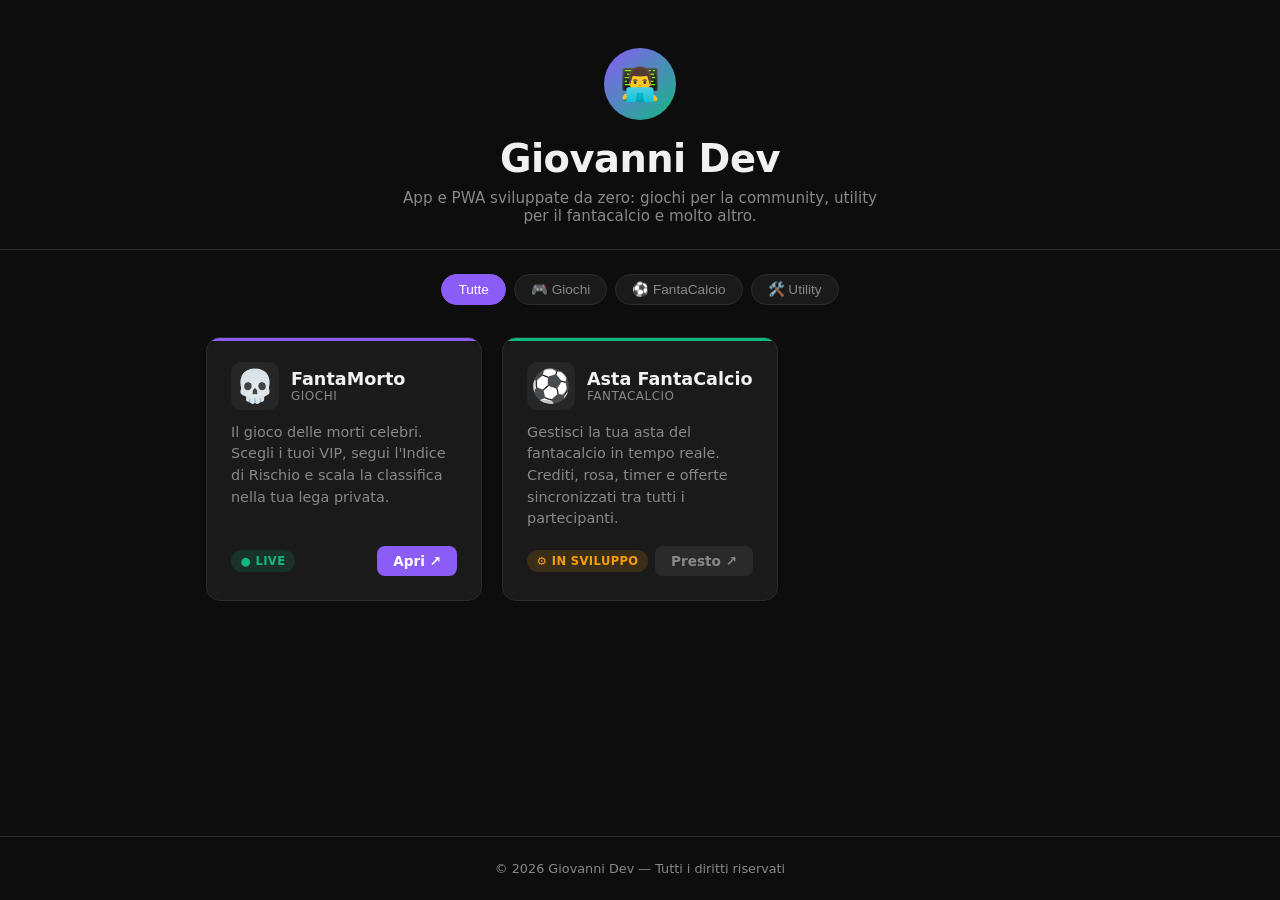
<file: portale-vetrina/index.html>
<!DOCTYPE html>
<html lang="it">
<head>
  <meta charset="UTF-8" />
  <meta name="viewport" content="width=device-width, initial-scale=1.0" />

  <!-- ===== SEO META TAG ===== -->
  <title>Giovanni Dev — Le mie App</title>
  <meta name="description" content="Portale delle app e PWA sviluppate da Giovanni: giochi, utility e strumenti per la community." />
  <meta name="theme-color" content="#0d0d0d" />

  <!-- Open Graph (condivisione social) -->
  <meta property="og:title" content="Giovanni Dev — Le mie App" />
  <meta property="og:description" content="Scopri le PWA sviluppate da Giovanni: FantaMorto, Asta FantaCalcio e molto altro." />
  <meta property="og:type" content="website" />

  <!-- PWA manifest -->
  <link rel="manifest" href="manifest.json" />
  <link rel="apple-touch-icon" href="icons/icon-192.png" />

  <style>
    /* ===== RESET & VARIABILI ===== */
    *, *::before, *::after { box-sizing: border-box; margin: 0; padding: 0; }

    :root {
      --bg-primary:    #0d0d0d;
      --bg-card:       #1a1a1a;
      --bg-card-hover: #222222;
      --accent-1:      #8b5cf6; /* viola – FantaMorto */
      --accent-2:      #10b981; /* verde – FantaCalcio */
      --accent-wip:    #f59e0b; /* ambra – "in sviluppo" */
      --text-primary:  #f1f1f1;
      --text-muted:    #888888;
      --border:        #2a2a2a;
      --radius:        14px;
    }

    /* ===== BODY ===== */
    body {
      background: var(--bg-primary);
      color: var(--text-primary);
      font-family: 'Segoe UI', system-ui, -apple-system, sans-serif;
      min-height: 100dvh;
      display: flex;
      flex-direction: column;
    }

    /* ===== HEADER ===== */
    header {
      text-align: center;
      padding: 3rem 1.5rem 1.5rem;
      border-bottom: 1px solid var(--border);
    }

    header .avatar {
      width: 72px;
      height: 72px;
      border-radius: 50%;
      background: linear-gradient(135deg, var(--accent-1), var(--accent-2));
      display: flex;
      align-items: center;
      justify-content: center;
      font-size: 2rem;
      margin: 0 auto 1rem;
    }

    header h1 {
      font-size: clamp(1.6rem, 5vw, 2.4rem);
      font-weight: 700;
      letter-spacing: -0.5px;
    }

    header p {
      color: var(--text-muted);
      margin-top: 0.5rem;
      font-size: 0.95rem;
      max-width: 480px;
      margin-inline: auto;
    }

    /* ===== FILTRI CATEGORIA ===== */
    .filtri {
      display: flex;
      gap: 0.5rem;
      justify-content: center;
      flex-wrap: wrap;
      padding: 1.5rem 1rem 0.5rem;
    }

    .filtro-btn {
      background: var(--bg-card);
      border: 1px solid var(--border);
      color: var(--text-muted);
      border-radius: 999px;
      padding: 0.4rem 1rem;
      font-size: 0.85rem;
      cursor: pointer;
      transition: all 0.2s;
    }

    .filtro-btn:hover,
    .filtro-btn.attivo {
      background: var(--accent-1);
      border-color: var(--accent-1);
      color: #fff;
    }

    /* ===== GRIGLIA APP ===== */
    main {
      flex: 1;
      padding: 1.5rem 1rem 3rem;
      max-width: 900px;
      margin-inline: auto;
      width: 100%;
    }

    .griglia {
      display: grid;
      grid-template-columns: repeat(auto-fill, minmax(270px, 1fr));
      gap: 1.25rem;
    }

    /* ===== CARD ===== */
    .card {
      background: var(--bg-card);
      border: 1px solid var(--border);
      border-radius: var(--radius);
      padding: 1.5rem;
      display: flex;
      flex-direction: column;
      gap: 0.75rem;
      transition: transform 0.2s, border-color 0.2s, background 0.2s;
      position: relative;
      overflow: hidden;
    }

    .card::before {
      /* Linea colorata in cima alla card */
      content: '';
      position: absolute;
      top: 0; left: 0; right: 0;
      height: 3px;
      background: var(--card-accent, var(--accent-1));
    }

    .card:hover {
      transform: translateY(-4px);
      border-color: var(--card-accent, var(--accent-1));
      background: var(--bg-card-hover);
    }

    .card-header {
      display: flex;
      align-items: center;
      gap: 0.75rem;
    }

    .card-icona {
      font-size: 2rem;
      width: 48px;
      height: 48px;
      display: flex;
      align-items: center;
      justify-content: center;
      background: rgba(255,255,255,0.05);
      border-radius: 10px;
      flex-shrink: 0;
    }

    .card-titolo {
      font-size: 1.1rem;
      font-weight: 600;
    }

    .card-categoria {
      font-size: 0.75rem;
      color: var(--text-muted);
      text-transform: uppercase;
      letter-spacing: 0.5px;
    }

    .card-desc {
      font-size: 0.9rem;
      color: var(--text-muted);
      line-height: 1.5;
      flex: 1;
    }

    .card-footer {
      display: flex;
      align-items: center;
      justify-content: space-between;
      margin-top: 0.25rem;
    }

    /* Badge stato */
    .badge {
      font-size: 0.72rem;
      font-weight: 600;
      padding: 0.25rem 0.6rem;
      border-radius: 999px;
      text-transform: uppercase;
      letter-spacing: 0.4px;
    }

    .badge-live    { background: rgba(16,185,129,0.15); color: #10b981; }
    .badge-wip     { background: rgba(245,158,11,0.15);  color: #f59e0b; }

    /* Bottone apri */
    .btn-apri {
      display: inline-flex;
      align-items: center;
      gap: 0.4rem;
      background: var(--card-accent, var(--accent-1));
      color: #fff;
      text-decoration: none;
      font-size: 0.85rem;
      font-weight: 600;
      padding: 0.45rem 1rem;
      border-radius: 8px;
      transition: opacity 0.2s;
    }

    .btn-apri:hover { opacity: 0.85; }

    .btn-apri.disabilitato {
      background: var(--border);
      color: var(--text-muted);
      pointer-events: none;
    }

    /* ===== FOOTER ===== */
    footer {
      text-align: center;
      padding: 1.5rem;
      color: var(--text-muted);
      font-size: 0.8rem;
      border-top: 1px solid var(--border);
    }

    /* ===== ANIMAZIONE ENTRATA ===== */
    @keyframes fadeUp {
      from { opacity: 0; transform: translateY(16px); }
      to   { opacity: 1; transform: translateY(0); }
    }

    .card { animation: fadeUp 0.4s ease both; }
    .card:nth-child(1) { animation-delay: 0.05s; }
    .card:nth-child(2) { animation-delay: 0.15s; }
    .card:nth-child(3) { animation-delay: 0.25s; }
    .card:nth-child(4) { animation-delay: 0.35s; }

    /* ===== RESPONSIVE ===== */
    @media (max-width: 480px) {
      .griglia { grid-template-columns: 1fr; }
    }
  </style>
</head>
<body>

  <!-- ===== HEADER ===== -->
  <header>
    <div class="avatar">👨‍💻</div>
    <h1>Giovanni Dev</h1>
    <p>App e PWA sviluppate da zero: giochi per la community, utility per il fantacalcio e molto altro.</p>
  </header>

  <!-- ===== FILTRI ===== -->
  <div class="filtri">
    <button class="filtro-btn attivo" data-filtro="tutti">Tutte</button>
    <button class="filtro-btn" data-filtro="giochi">🎮 Giochi</button>
    <button class="filtro-btn" data-filtro="fantacalcio">⚽ FantaCalcio</button>
    <button class="filtro-btn" data-filtro="utility">🛠️ Utility</button>
  </div>

  <!-- ===== GRIGLIA APP ===== -->
  <main>
    <div class="griglia" id="griglia">

      <!-- CARD 1 — FantaMorto -->
      <article class="card" style="--card-accent: #8b5cf6;" data-categoria="giochi">
        <div class="card-header">
          <div class="card-icona">💀</div>
          <div>
            <div class="card-titolo">FantaMorto</div>
            <div class="card-categoria">Giochi</div>
          </div>
        </div>
        <p class="card-desc">
          Il gioco delle morti celebri. Scegli i tuoi VIP, segui l'Indice di Rischio e scala la classifica nella tua lega privata.
        </p>
        <div class="card-footer">
          <span class="badge badge-live">● Live</span>
          <!-- Sostituisci # con l'URL reale di FantaMorto -->
          <a href="#" class="btn-apri" target="_blank" rel="noopener">
            Apri ↗
          </a>
        </div>
      </article>

      <!-- CARD 2 — Asta FantaCalcio -->
      <article class="card" style="--card-accent: #10b981;" data-categoria="fantacalcio">
        <div class="card-header">
          <div class="card-icona">⚽</div>
          <div>
            <div class="card-titolo">Asta FantaCalcio</div>
            <div class="card-categoria">FantaCalcio</div>
          </div>
        </div>
        <p class="card-desc">
          Gestisci la tua asta del fantacalcio in tempo reale. Crediti, rosa, timer e offerte sincronizzati tra tutti i partecipanti.
        </p>
        <div class="card-footer">
          <span class="badge badge-wip">⚙ In sviluppo</span>
          <a href="#" class="btn-apri disabilitato">
            Presto ↗
          </a>
        </div>
      </article>

    </div><!-- /griglia -->
  </main>

  <!-- ===== FOOTER ===== -->
  <footer>
    <p>© <span id="anno"></span> Giovanni Dev — Tutti i diritti riservati</p>
  </footer>

  <script>
    // ===== ANNO CORRENTE =====
    document.getElementById('anno').textContent = new Date().getFullYear();

    // ===== FILTRI CATEGORIA =====
    const btnFiltri = document.querySelectorAll('.filtro-btn');
    const cards     = document.querySelectorAll('.card[data-categoria]');

    btnFiltri.forEach(btn => {
      btn.addEventListener('click', () => {
        // Aggiorna stile bottoni
        btnFiltri.forEach(b => b.classList.remove('attivo'));
        btn.classList.add('attivo');

        const filtro = btn.dataset.filtro;

        // Mostra/nasconde le card
        cards.forEach(card => {
          const visibile = filtro === 'tutti' || card.dataset.categoria === filtro;
          card.style.display = visibile ? '' : 'none';
        });
      });
    });

    // ===== SERVICE WORKER =====
    if ('serviceWorker' in navigator) {
      window.addEventListener('load', () => {
        navigator.serviceWorker.register('sw.js')
          .then(() => console.log('[SW] Registrato'))
          .catch(err => console.warn('[SW] Errore:', err));
      });
    }
  </script>
</body>
</html>
</file>
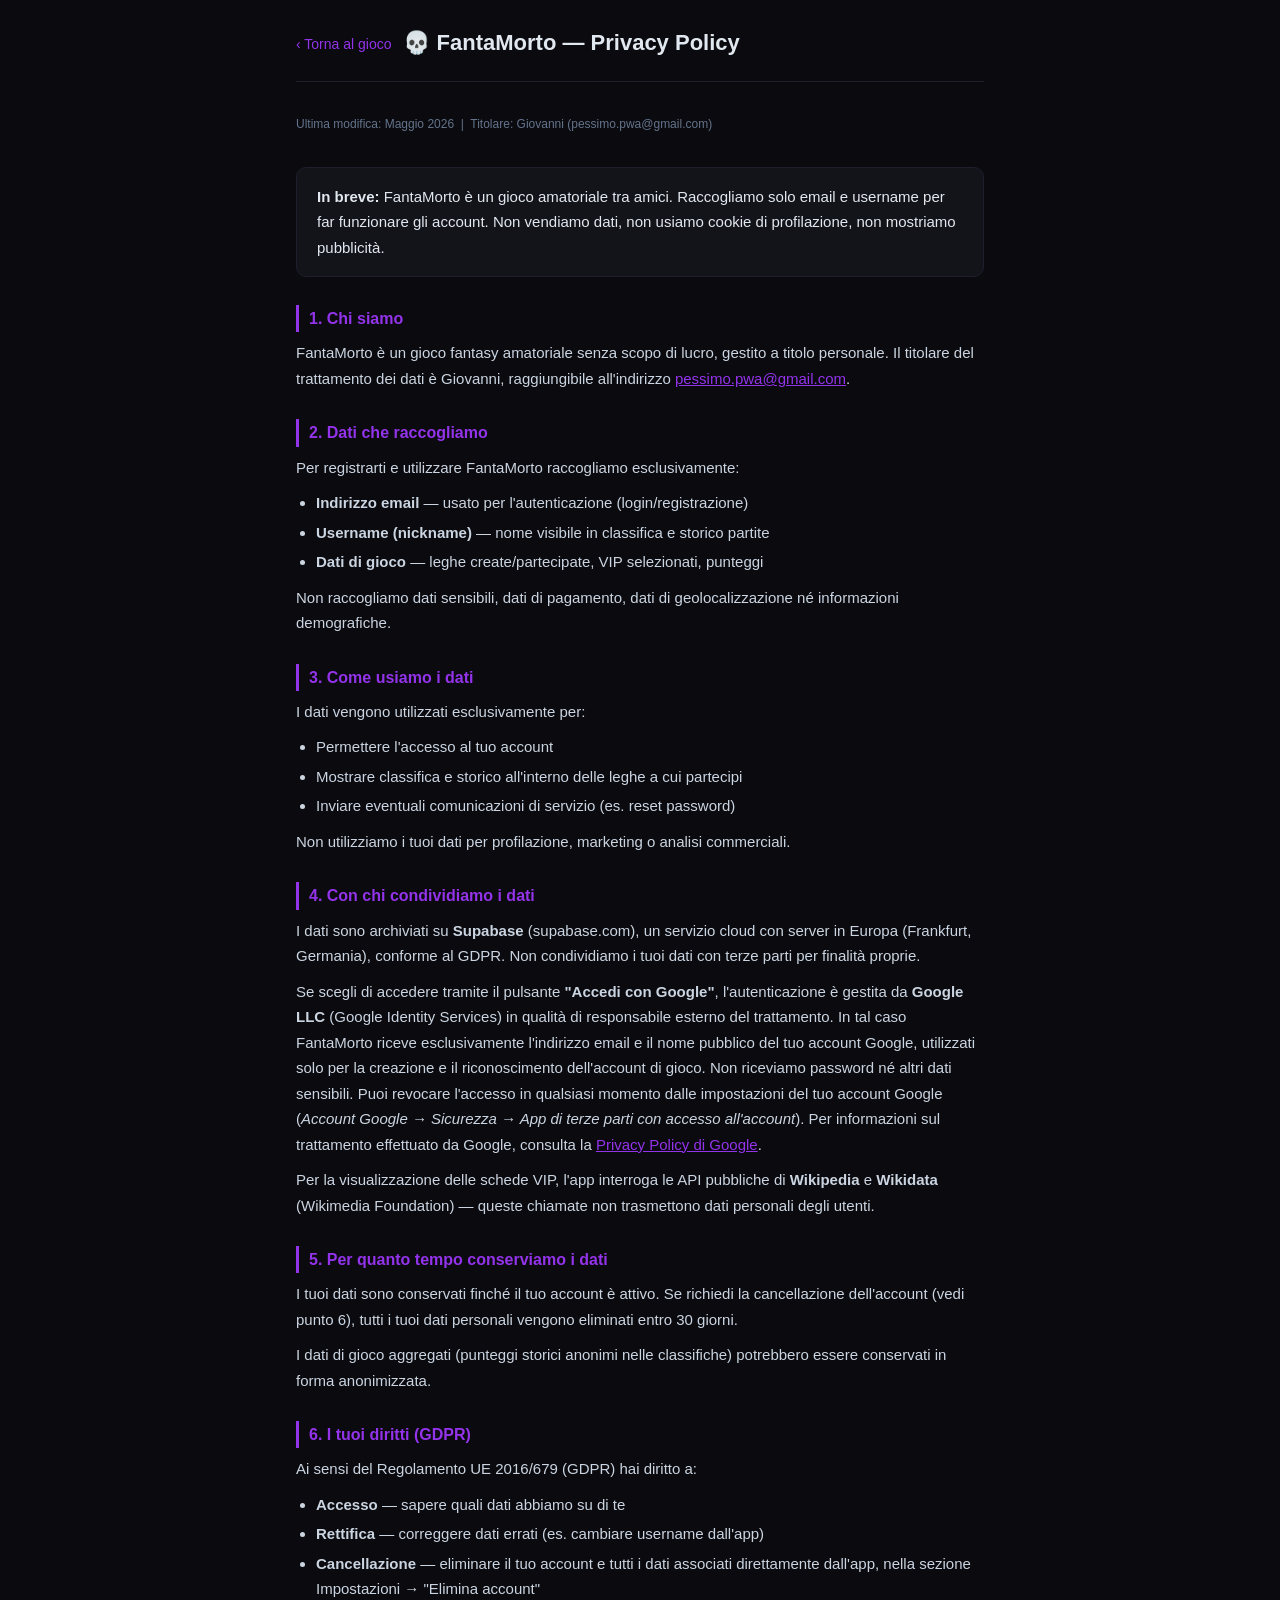
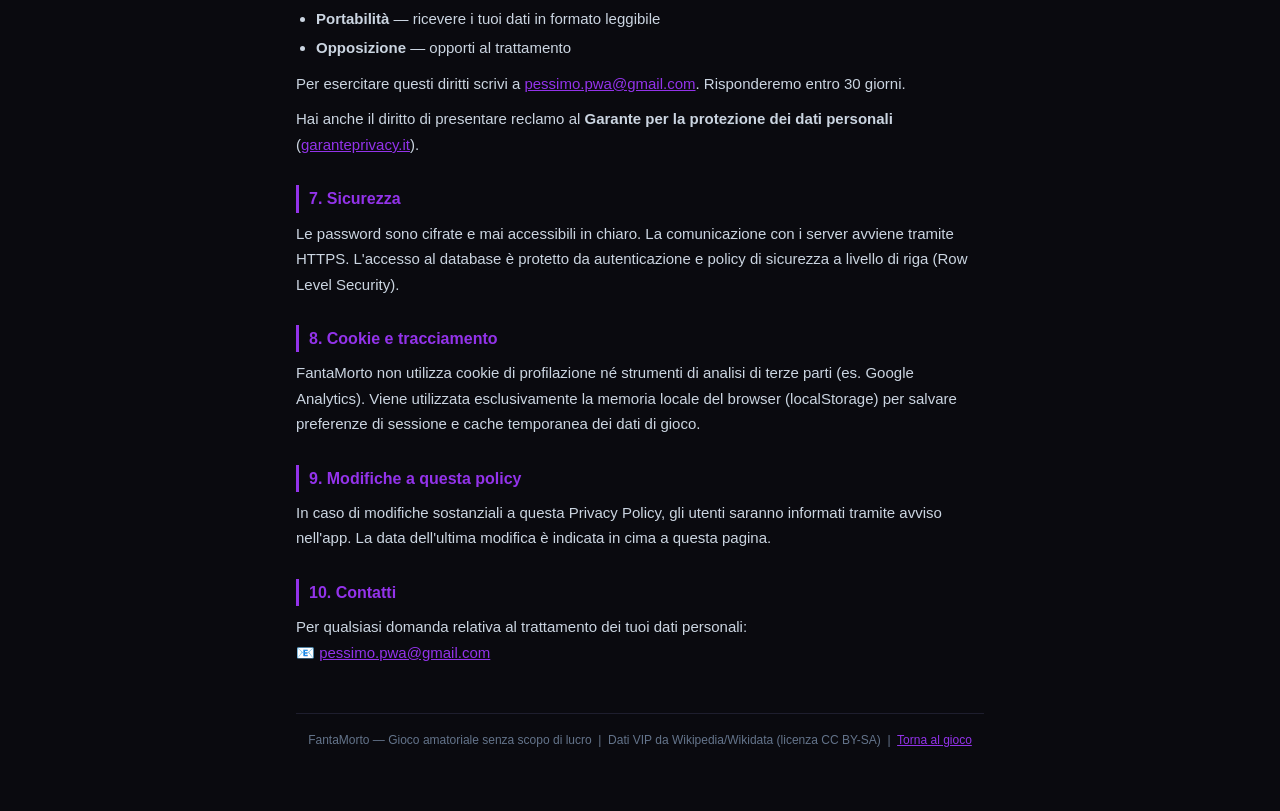
<file: privacy.html>
<!DOCTYPE html>
<html lang="it">
<head>
    <meta charset="UTF-8">
    <meta name="viewport" content="width=device-width, initial-scale=1.0">
    <title>Privacy Policy — FantaMorto</title>
    <style>
        :root {
            --bg: #0a0a0f; --surface: #13131a; --border: #1e1e2e;
            --text: #e2e8f0; --muted: #64748b; --primary: #9333ea;
        }
        * { box-sizing: border-box; margin: 0; padding: 0; }
        body {
            background: var(--bg); color: var(--text);
            font-family: -apple-system, BlinkMacSystemFont, 'Segoe UI', sans-serif;
            font-size: 15px; line-height: 1.7; padding: 24px 16px 60px;
            max-width: 720px; margin: 0 auto;
        }
        header {
            display: flex; align-items: center; gap: 12px;
            margin-bottom: 32px; padding-bottom: 16px;
            border-bottom: 1px solid var(--border);
        }
        header a {
            color: var(--primary); text-decoration: none; font-size: 14px;
        }
        h1 { font-size: 22px; font-weight: 700; margin-bottom: 4px; }
        h2 {
            font-size: 16px; font-weight: 700; color: var(--primary);
            margin: 28px 0 8px; padding-left: 10px;
            border-left: 3px solid var(--primary);
        }
        p  { color: #cbd5e1; margin-bottom: 10px; }
        ul { color: #cbd5e1; padding-left: 20px; margin-bottom: 10px; }
        ul li { margin-bottom: 4px; }
        .meta { font-size: 12px; color: var(--muted); margin-bottom: 32px; }
        .box {
            background: var(--surface); border: 1px solid var(--border);
            border-radius: 10px; padding: 16px 20px; margin: 20px 0;
        }
        a { color: var(--primary); }
        footer {
            margin-top: 48px; padding-top: 16px;
            border-top: 1px solid var(--border);
            font-size: 12px; color: var(--muted); text-align: center;
        }
    </style>
</head>
<body>

<header>
    <a href="./">&#8249; Torna al gioco</a>
    <h1>&#128128; FantaMorto — Privacy Policy</h1>
</header>

<p class="meta">Ultima modifica: Maggio 2026 &nbsp;|&nbsp; Titolare: Giovanni (pessimo.pwa@gmail.com)</p>

<div class="box">
    <strong>In breve:</strong> FantaMorto è un gioco amatoriale tra amici. Raccogliamo solo email e username per far funzionare gli account. Non vendiamo dati, non usiamo cookie di profilazione, non mostriamo pubblicità.
</div>

<h2>1. Chi siamo</h2>
<p>FantaMorto è un gioco fantasy amatoriale senza scopo di lucro, gestito a titolo personale. Il titolare del trattamento dei dati è Giovanni, raggiungibile all'indirizzo <a href="mailto:pessimo.pwa@gmail.com">pessimo.pwa@gmail.com</a>.</p>

<h2>2. Dati che raccogliamo</h2>
<p>Per registrarti e utilizzare FantaMorto raccogliamo esclusivamente:</p>
<ul>
    <li><strong>Indirizzo email</strong> — usato per l'autenticazione (login/registrazione)</li>
    <li><strong>Username (nickname)</strong> — nome visibile in classifica e storico partite</li>
    <li><strong>Dati di gioco</strong> — leghe create/partecipate, VIP selezionati, punteggi</li>
</ul>
<p>Non raccogliamo dati sensibili, dati di pagamento, dati di geolocalizzazione né informazioni demografiche.</p>

<h2>3. Come usiamo i dati</h2>
<p>I dati vengono utilizzati esclusivamente per:</p>
<ul>
    <li>Permettere l'accesso al tuo account</li>
    <li>Mostrare classifica e storico all'interno delle leghe a cui partecipi</li>
    <li>Inviare eventuali comunicazioni di servizio (es. reset password)</li>
</ul>
<p>Non utilizziamo i tuoi dati per profilazione, marketing o analisi commerciali.</p>

<h2>4. Con chi condividiamo i dati</h2>
<p>I dati sono archiviati su <strong>Supabase</strong> (supabase.com), un servizio cloud con server in Europa (Frankfurt, Germania), conforme al GDPR. Non condividiamo i tuoi dati con terze parti per finalità proprie.</p>
<p>Se scegli di accedere tramite il pulsante <strong>"Accedi con Google"</strong>, l'autenticazione è gestita da <strong>Google LLC</strong> (Google Identity Services) in qualità di responsabile esterno del trattamento. In tal caso FantaMorto riceve esclusivamente l'indirizzo email e il nome pubblico del tuo account Google, utilizzati solo per la creazione e il riconoscimento dell'account di gioco. Non riceviamo password né altri dati sensibili. Puoi revocare l'accesso in qualsiasi momento dalle impostazioni del tuo account Google (<em>Account Google → Sicurezza → App di terze parti con accesso all'account</em>). Per informazioni sul trattamento effettuato da Google, consulta la <a href="https://policies.google.com/privacy" target="_blank" rel="noopener">Privacy Policy di Google</a>.</p>
<p>Per la visualizzazione delle schede VIP, l'app interroga le API pubbliche di <strong>Wikipedia</strong> e <strong>Wikidata</strong> (Wikimedia Foundation) — queste chiamate non trasmettono dati personali degli utenti.</p>

<h2>5. Per quanto tempo conserviamo i dati</h2>
<p>I tuoi dati sono conservati finché il tuo account è attivo. Se richiedi la cancellazione dell'account (vedi punto 6), tutti i tuoi dati personali vengono eliminati entro 30 giorni.</p>
<p>I dati di gioco aggregati (punteggi storici anonimi nelle classifiche) potrebbero essere conservati in forma anonimizzata.</p>

<h2>6. I tuoi diritti (GDPR)</h2>
<p>Ai sensi del Regolamento UE 2016/679 (GDPR) hai diritto a:</p>
<ul>
    <li><strong>Accesso</strong> — sapere quali dati abbiamo su di te</li>
    <li><strong>Rettifica</strong> — correggere dati errati (es. cambiare username dall'app)</li>
    <li><strong>Cancellazione</strong> — eliminare il tuo account e tutti i dati associati direttamente dall'app, nella sezione Impostazioni → "Elimina account"</li>
    <li><strong>Portabilità</strong> — ricevere i tuoi dati in formato leggibile</li>
    <li><strong>Opposizione</strong> — opporti al trattamento</li>
</ul>
<p>Per esercitare questi diritti scrivi a <a href="mailto:pessimo.pwa@gmail.com">pessimo.pwa@gmail.com</a>. Risponderemo entro 30 giorni.</p>
<p>Hai anche il diritto di presentare reclamo al <strong>Garante per la protezione dei dati personali</strong> (<a href="https://www.garanteprivacy.it" target="_blank">garanteprivacy.it</a>).</p>

<h2>7. Sicurezza</h2>
<p>Le password sono cifrate e mai accessibili in chiaro. La comunicazione con i server avviene tramite HTTPS. L'accesso al database è protetto da autenticazione e policy di sicurezza a livello di riga (Row Level Security).</p>

<h2>8. Cookie e tracciamento</h2>
<p>FantaMorto non utilizza cookie di profilazione né strumenti di analisi di terze parti (es. Google Analytics). Viene utilizzata esclusivamente la memoria locale del browser (localStorage) per salvare preferenze di sessione e cache temporanea dei dati di gioco.</p>

<h2>9. Modifiche a questa policy</h2>
<p>In caso di modifiche sostanziali a questa Privacy Policy, gli utenti saranno informati tramite avviso nell'app. La data dell'ultima modifica è indicata in cima a questa pagina.</p>

<h2>10. Contatti</h2>
<p>Per qualsiasi domanda relativa al trattamento dei tuoi dati personali:<br>
📧 <a href="mailto:pessimo.pwa@gmail.com">pessimo.pwa@gmail.com</a></p>

<footer>
    FantaMorto — Gioco amatoriale senza scopo di lucro &nbsp;|&nbsp;
    Dati VIP da Wikipedia/Wikidata (licenza CC BY-SA) &nbsp;|&nbsp;
    <a href="./">Torna al gioco</a>
</footer>

</body>
</html>
</file>
